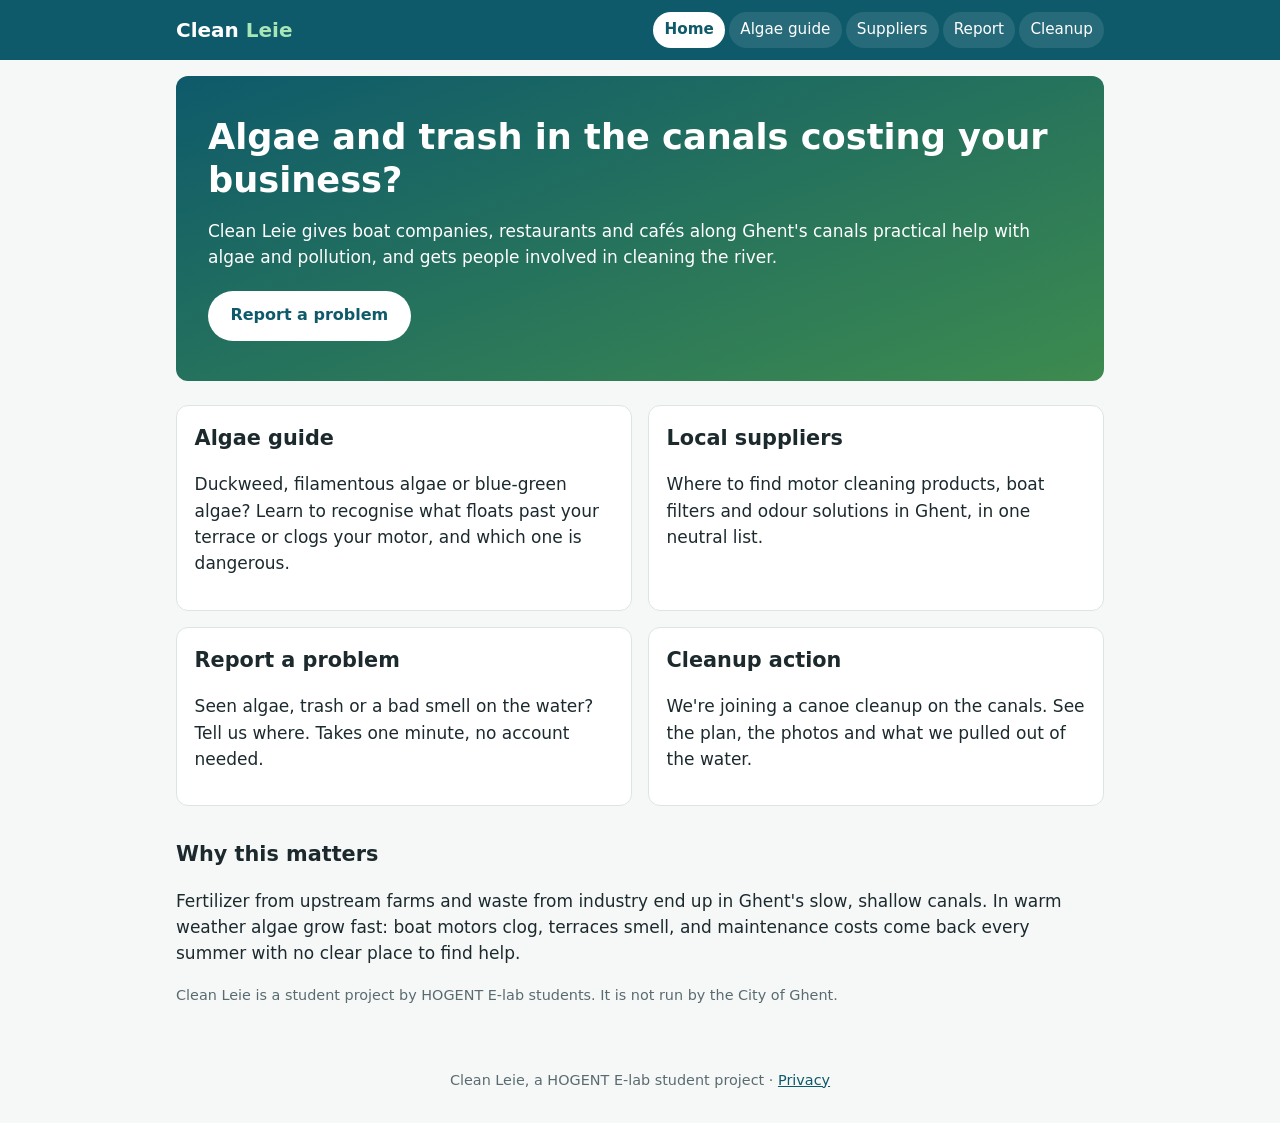
<file: index.html>
<!doctype html>
<html lang="en">
<head>
  <meta charset="utf-8">
  <meta name="viewport" content="width=device-width, initial-scale=1">
  <title>Clean Leie: help for businesses along Ghent's canals</title>
  <meta name="description" content="Practical help with algae and pollution for boat companies, restaurants and cafés along Ghent's canals.">
  <link rel="stylesheet" href="css/style.css">
</head>
<body>
  <header class="site-header">
    <div class="inner">
      <a class="logo" href="index.html">Clean <span>Leie</span></a>
      <nav class="site-nav">
        <a href="index.html" aria-current="page">Home</a>
        <a href="algae.html">Algae guide</a>
        <a href="suppliers.html">Suppliers</a>
        <a href="report.html">Report</a>
        <a href="cleanup.html">Cleanup</a>
      </nav>
    </div>
  </header>

  <main>
    <section class="hero">
      <h1>Algae and trash in the canals costing your business?</h1>
      <p>Clean Leie gives boat companies, restaurants and cafés along Ghent's canals practical help with algae and pollution, and gets people involved in cleaning the river.</p>
      <a class="btn light" href="report.html">Report a problem</a>
    </section>

    <div class="cards">
      <a class="card" href="algae.html">
        <h2>Algae guide</h2>
        <p>Duckweed, filamentous algae or blue-green algae? Learn to recognise what floats past your terrace or clogs your motor, and which one is dangerous.</p>
      </a>
      <a class="card" href="suppliers.html">
        <h2>Local suppliers</h2>
        <p>Where to find motor cleaning products, boat filters and odour solutions in Ghent, in one neutral list.</p>
      </a>
      <a class="card" href="report.html">
        <h2>Report a problem</h2>
        <p>Seen algae, trash or a bad smell on the water? Tell us where. Takes one minute, no account needed.</p>
      </a>
      <a class="card" href="cleanup.html">
        <h2>Cleanup action</h2>
        <p>We're joining a canoe cleanup on the canals. See the plan, the photos and what we pulled out of the water.</p>
      </a>
    </div>

    <h2>Why this matters</h2>
    <p>Fertilizer from upstream farms and waste from industry end up in Ghent's slow, shallow canals. In warm weather algae grow fast: boat motors clog, terraces smell, and maintenance costs come back every summer with no clear place to find help.</p>
    <p class="hint">Clean Leie is a student project by HOGENT E-lab students. It is not run by the City of Ghent.</p>
  </main>

  <footer class="site-footer">
    Clean Leie, a HOGENT E-lab student project · <a href="privacy.html">Privacy</a>
  </footer>
</body>
</html>
</file>
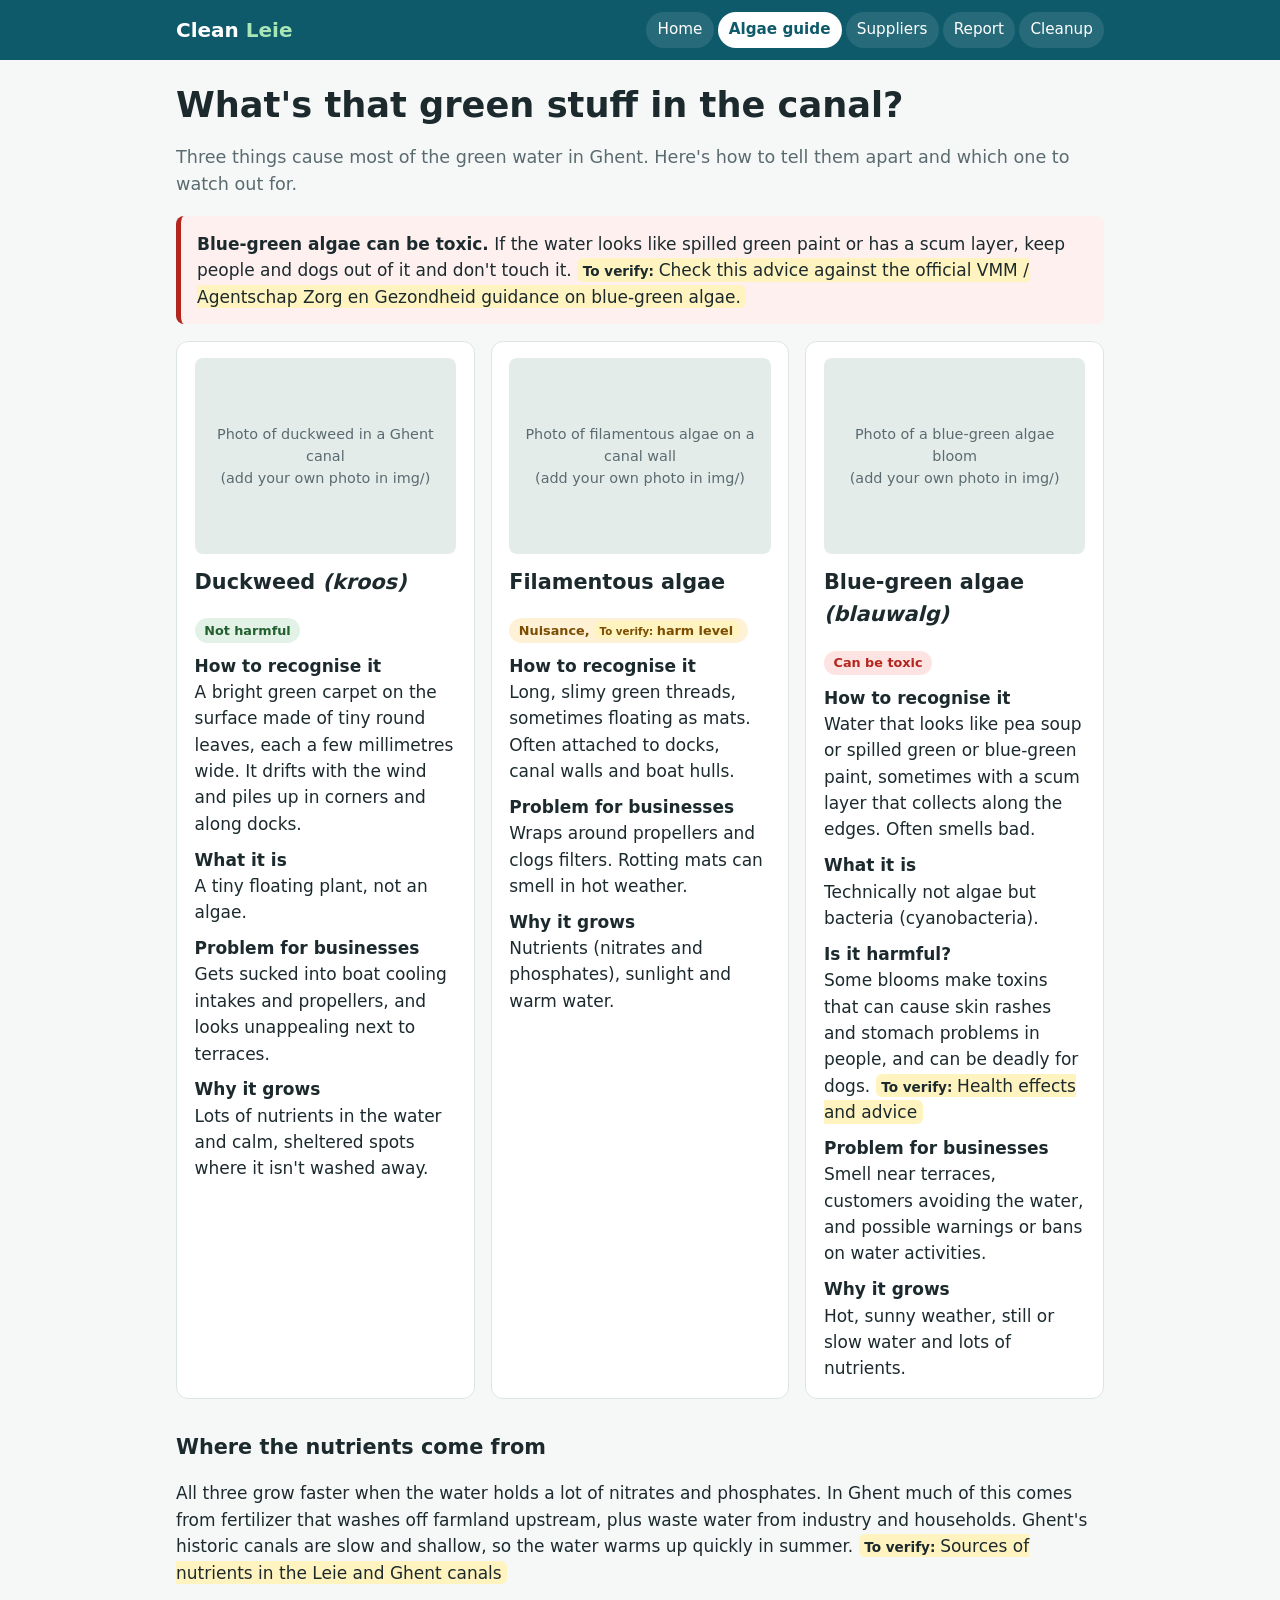
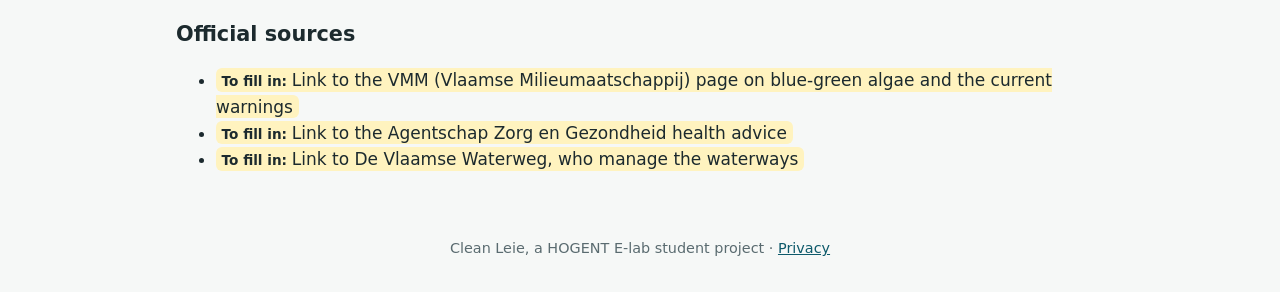
<file: algae.html>
<!doctype html>
<html lang="en">
<head>
  <meta charset="utf-8">
  <meta name="viewport" content="width=device-width, initial-scale=1">
  <title>Algae guide · Clean Leie</title>
  <link rel="stylesheet" href="css/style.css">
</head>
<body>
  <header class="site-header">
    <div class="inner">
      <a class="logo" href="index.html">Clean <span>Leie</span></a>
      <nav class="site-nav">
        <a href="index.html">Home</a>
        <a href="algae.html" aria-current="page">Algae guide</a>
        <a href="suppliers.html">Suppliers</a>
        <a href="report.html">Report</a>
        <a href="cleanup.html">Cleanup</a>
      </nav>
    </div>
  </header>

  <main>
    <h1>What's that green stuff in the canal?</h1>
    <p class="lead">Three things cause most of the green water in Ghent. Here's how to tell them apart and which one to watch out for.</p>

    <p class="alert"><b>Blue-green algae can be toxic.</b> If the water looks like spilled green paint or has a scum layer, keep people and dogs out of it and don't touch it. <span class="todo">Check this advice against the official VMM / Agentschap Zorg en Gezondheid guidance on blue-green algae.</span></p>

    <div class="cards three">
      <article class="card">
        <div class="photo-placeholder">Photo of duckweed in a Ghent canal<br>(add your own photo in img/)</div>
        <h2>Duckweed <i>(kroos)</i></h2>
        <span class="tag">Not harmful</span>
        <dl>
          <dt>How to recognise it</dt>
          <dd>A bright green carpet on the surface made of tiny round leaves, each a few millimetres wide. It drifts with the wind and piles up in corners and along docks.</dd>
          <dt>What it is</dt>
          <dd>A tiny floating plant, not an algae.</dd>
          <dt>Problem for businesses</dt>
          <dd>Gets sucked into boat cooling intakes and propellers, and looks unappealing next to terraces.</dd>
          <dt>Why it grows</dt>
          <dd>Lots of nutrients in the water and calm, sheltered spots where it isn't washed away.</dd>
        </dl>
      </article>

      <article class="card">
        <div class="photo-placeholder">Photo of filamentous algae on a canal wall<br>(add your own photo in img/)</div>
        <h2>Filamentous algae</h2>
        <span class="tag mild">Nuisance, <span class="todo">harm level</span></span>
        <dl>
          <dt>How to recognise it</dt>
          <dd>Long, slimy green threads, sometimes floating as mats. Often attached to docks, canal walls and boat hulls.</dd>
          <dt>Problem for businesses</dt>
          <dd>Wraps around propellers and clogs filters. Rotting mats can smell in hot weather.</dd>
          <dt>Why it grows</dt>
          <dd>Nutrients (nitrates and phosphates), sunlight and warm water.</dd>
        </dl>
      </article>

      <article class="card">
        <div class="photo-placeholder">Photo of a blue-green algae bloom<br>(add your own photo in img/)</div>
        <h2>Blue-green algae <i>(blauwalg)</i></h2>
        <span class="tag danger">Can be toxic</span>
        <dl>
          <dt>How to recognise it</dt>
          <dd>Water that looks like pea soup or spilled green or blue-green paint, sometimes with a scum layer that collects along the edges. Often smells bad.</dd>
          <dt>What it is</dt>
          <dd>Technically not algae but bacteria (cyanobacteria).</dd>
          <dt>Is it harmful?</dt>
          <dd>Some blooms make toxins that can cause skin rashes and stomach problems in people, and can be deadly for dogs. <span class="todo">Health effects and advice</span></dd>
          <dt>Problem for businesses</dt>
          <dd>Smell near terraces, customers avoiding the water, and possible warnings or bans on water activities.</dd>
          <dt>Why it grows</dt>
          <dd>Hot, sunny weather, still or slow water and lots of nutrients.</dd>
        </dl>
      </article>
    </div>

    <h2>Where the nutrients come from</h2>
    <p>All three grow faster when the water holds a lot of nitrates and phosphates. In Ghent much of this comes from fertilizer that washes off farmland upstream, plus waste water from industry and households. Ghent's historic canals are slow and shallow, so the water warms up quickly in summer. <span class="todo">Sources of nutrients in the Leie and Ghent canals</span></p>

    <h2>Official sources</h2>
    <ul>
      <li><span class="todo fill">Link to the VMM (Vlaamse Milieumaatschappij) page on blue-green algae and the current warnings</span></li>
      <li><span class="todo fill">Link to the Agentschap Zorg en Gezondheid health advice</span></li>
      <li><span class="todo fill">Link to De Vlaamse Waterweg, who manage the waterways</span></li>
    </ul>
  </main>

  <footer class="site-footer">
    Clean Leie, a HOGENT E-lab student project · <a href="privacy.html">Privacy</a>
  </footer>
</body>
</html>
</file>
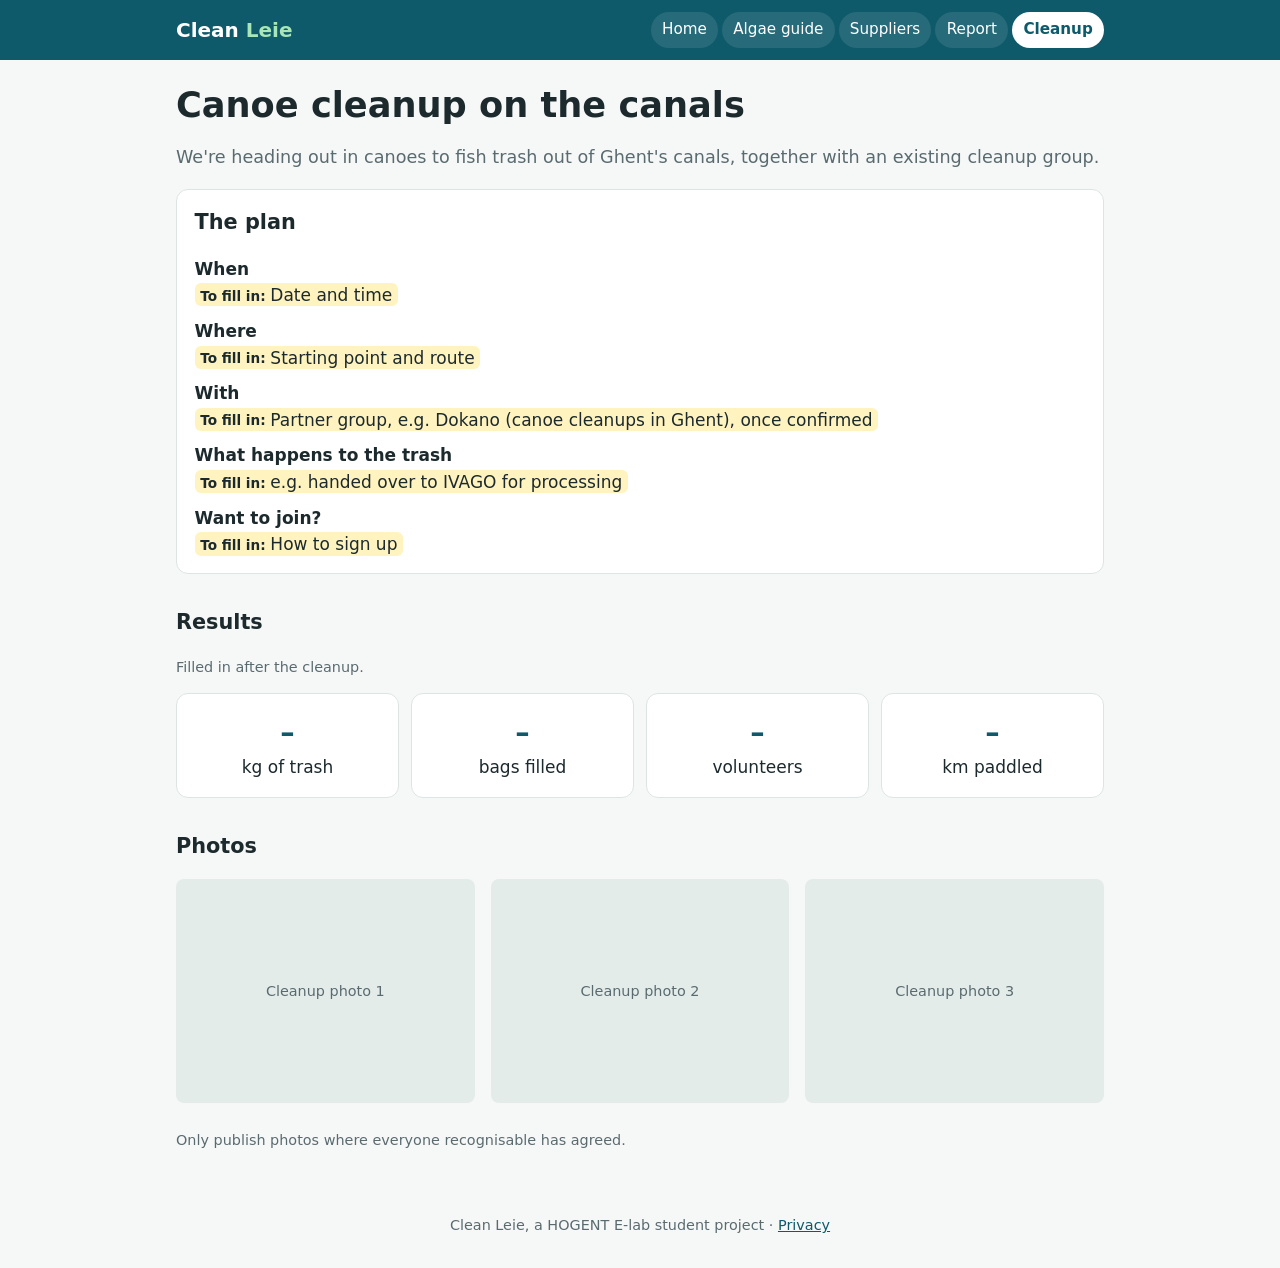
<file: cleanup.html>
<!doctype html>
<html lang="en">
<head>
  <meta charset="utf-8">
  <meta name="viewport" content="width=device-width, initial-scale=1">
  <title>Cleanup action · Clean Leie</title>
  <link rel="stylesheet" href="css/style.css">
</head>
<body>
  <header class="site-header">
    <div class="inner">
      <a class="logo" href="index.html">Clean <span>Leie</span></a>
      <nav class="site-nav">
        <a href="index.html">Home</a>
        <a href="algae.html">Algae guide</a>
        <a href="suppliers.html">Suppliers</a>
        <a href="report.html">Report</a>
        <a href="cleanup.html" aria-current="page">Cleanup</a>
      </nav>
    </div>
  </header>

  <main>
    <h1>Canoe cleanup on the canals</h1>
    <p class="lead">We're heading out in canoes to fish trash out of Ghent's canals, together with an existing cleanup group.</p>

    <div class="card">
      <h2>The plan</h2>
      <dl>
        <dt>When</dt>
        <dd><span class="todo fill">Date and time</span></dd>
        <dt>Where</dt>
        <dd><span class="todo fill">Starting point and route</span></dd>
        <dt>With</dt>
        <dd><span class="todo fill">Partner group, e.g. Dokano (canoe cleanups in Ghent), once confirmed</span></dd>
        <dt>What happens to the trash</dt>
        <dd><span class="todo fill">e.g. handed over to IVAGO for processing</span></dd>
        <dt>Want to join?</dt>
        <dd><span class="todo fill">How to sign up</span></dd>
      </dl>
    </div>

    <h2>Results</h2>
    <p class="hint">Filled in after the cleanup.</p>
    <div class="stats">
      <div class="stat"><b>–</b>kg of trash</div>
      <div class="stat"><b>–</b>bags filled</div>
      <div class="stat"><b>–</b>volunteers</div>
      <div class="stat"><b>–</b>km paddled</div>
    </div>

    <h2>Photos</h2>
    <!-- Put photos in img/ and add: <img src="img/cleanup-1.jpg" alt="Describe what's in the photo"> -->
    <div class="cards three">
      <div class="photo-placeholder">Cleanup photo 1</div>
      <div class="photo-placeholder">Cleanup photo 2</div>
      <div class="photo-placeholder">Cleanup photo 3</div>
    </div>
    <p class="hint">Only publish photos where everyone recognisable has agreed.</p>
  </main>

  <footer class="site-footer">
    Clean Leie, a HOGENT E-lab student project · <a href="privacy.html">Privacy</a>
  </footer>
</body>
</html>
</file>
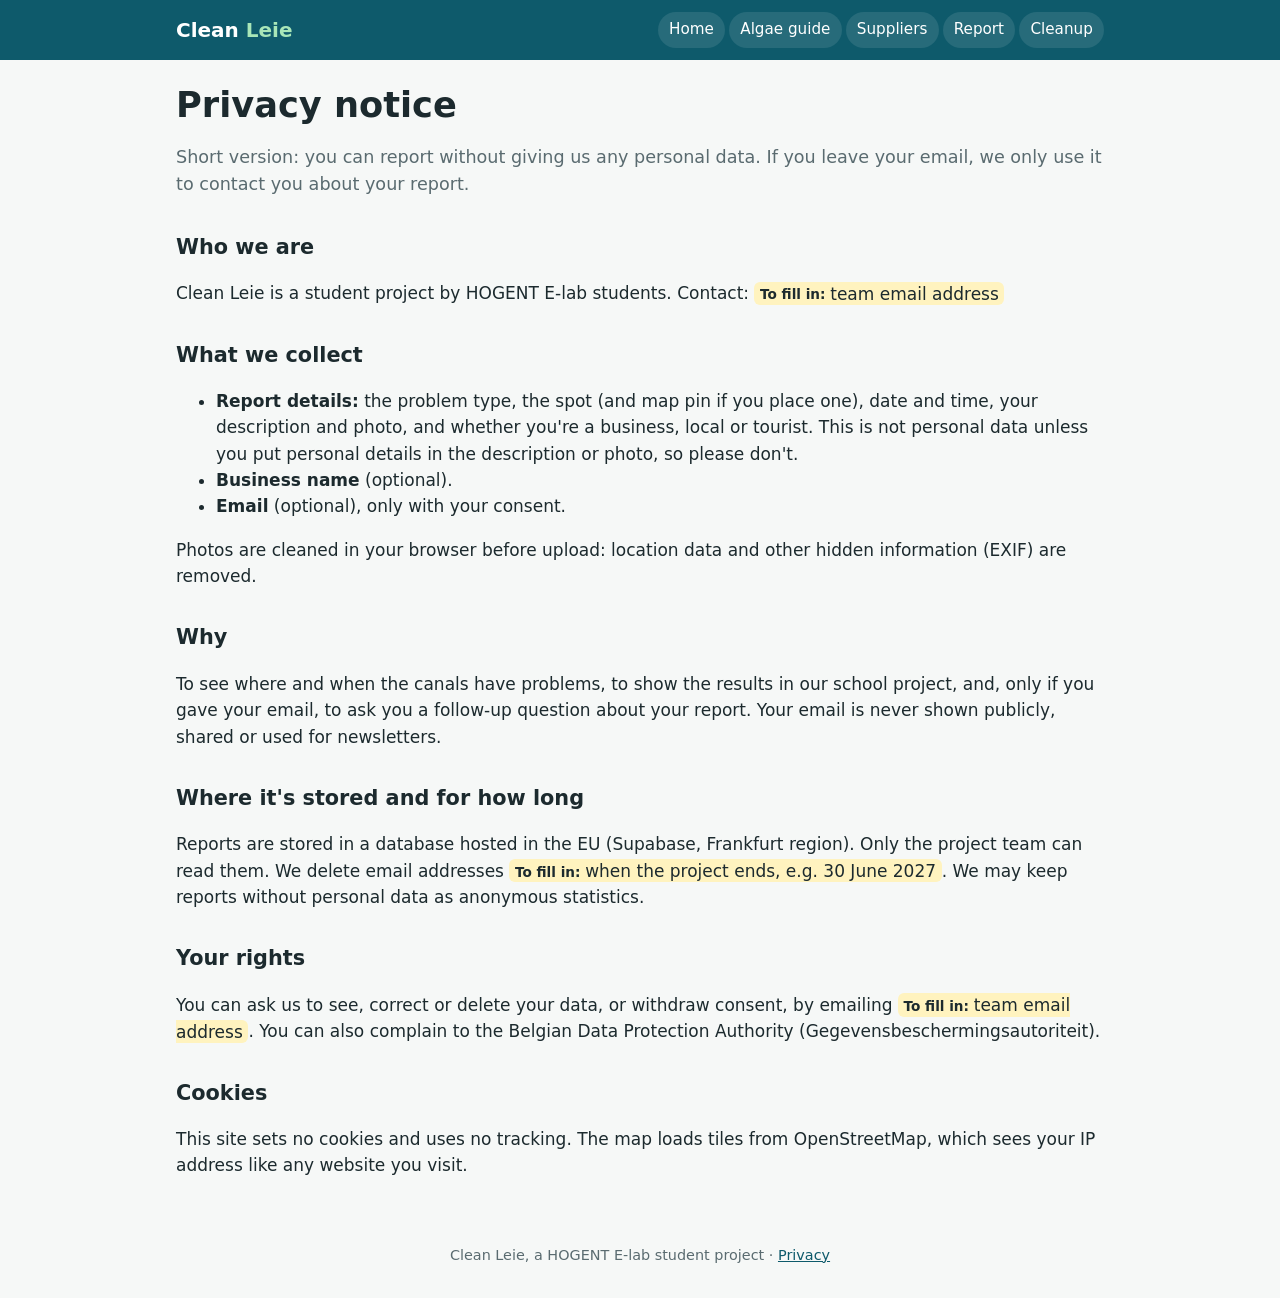
<file: privacy.html>
<!doctype html>
<html lang="en">
<head>
  <meta charset="utf-8">
  <meta name="viewport" content="width=device-width, initial-scale=1">
  <title>Privacy · Clean Leie</title>
  <link rel="stylesheet" href="css/style.css">
</head>
<body>
  <header class="site-header">
    <div class="inner">
      <a class="logo" href="index.html">Clean <span>Leie</span></a>
      <nav class="site-nav">
        <a href="index.html">Home</a>
        <a href="algae.html">Algae guide</a>
        <a href="suppliers.html">Suppliers</a>
        <a href="report.html">Report</a>
        <a href="cleanup.html">Cleanup</a>
      </nav>
    </div>
  </header>

  <main>
    <h1>Privacy notice</h1>
    <p class="lead">Short version: you can report without giving us any personal data. If you leave your email, we only use it to contact you about your report.</p>

    <h2>Who we are</h2>
    <p>Clean Leie is a student project by HOGENT E-lab students. Contact: <span class="todo fill">team email address</span></p>

    <h2>What we collect</h2>
    <ul>
      <li><b>Report details:</b> the problem type, the spot (and map pin if you place one), date and time, your description and photo, and whether you're a business, local or tourist. This is not personal data unless you put personal details in the description or photo, so please don't.</li>
      <li><b>Business name</b> (optional).</li>
      <li><b>Email</b> (optional), only with your consent.</li>
    </ul>
    <p>Photos are cleaned in your browser before upload: location data and other hidden information (EXIF) are removed.</p>

    <h2>Why</h2>
    <p>To see where and when the canals have problems, to show the results in our school project, and, only if you gave your email, to ask you a follow-up question about your report. Your email is never shown publicly, shared or used for newsletters.</p>

    <h2>Where it's stored and for how long</h2>
    <p>Reports are stored in a database hosted in the EU (Supabase, Frankfurt region). Only the project team can read them. We delete email addresses <span class="todo fill">when the project ends, e.g. 30 June 2027</span>. We may keep reports without personal data as anonymous statistics.</p>

    <h2>Your rights</h2>
    <p>You can ask us to see, correct or delete your data, or withdraw consent, by emailing <span class="todo fill">team email address</span>. You can also complain to the Belgian Data Protection Authority (Gegevensbeschermingsautoriteit).</p>

    <h2>Cookies</h2>
    <p>This site sets no cookies and uses no tracking. The map loads tiles from OpenStreetMap, which sees your IP address like any website you visit.</p>
  </main>

  <footer class="site-footer">
    Clean Leie, a HOGENT E-lab student project · <a href="privacy.html">Privacy</a>
  </footer>
</body>
</html>
</file>
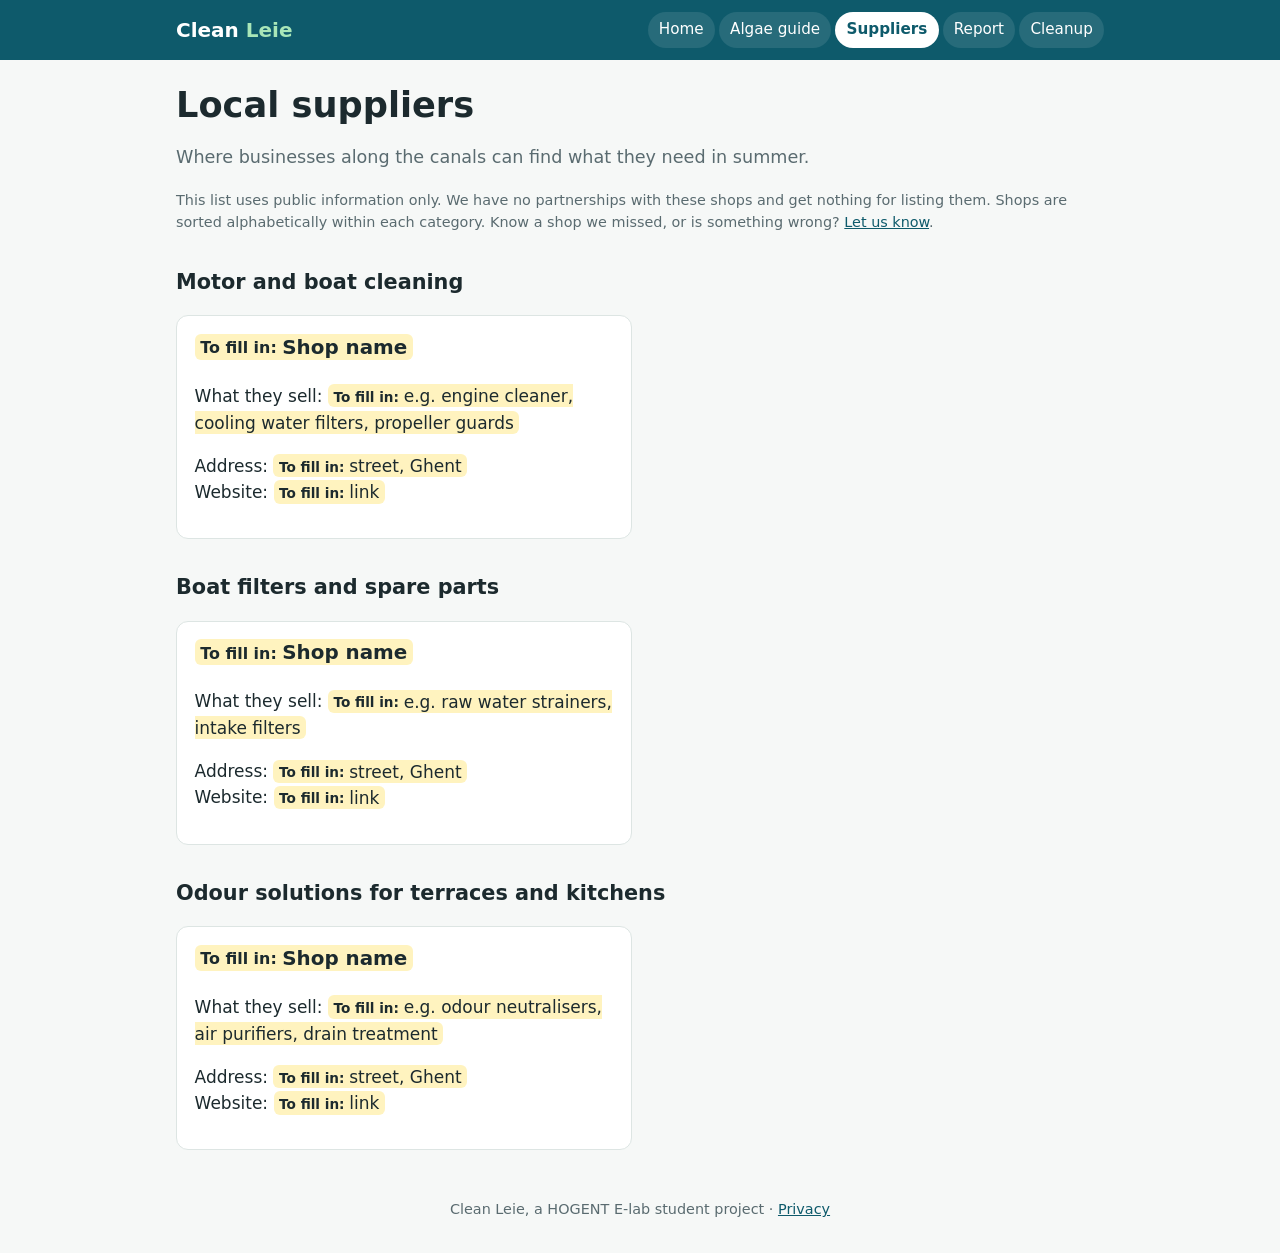
<file: suppliers.html>
<!doctype html>
<html lang="en">
<head>
  <meta charset="utf-8">
  <meta name="viewport" content="width=device-width, initial-scale=1">
  <title>Local suppliers · Clean Leie</title>
  <link rel="stylesheet" href="css/style.css">
</head>
<body>
  <header class="site-header">
    <div class="inner">
      <a class="logo" href="index.html">Clean <span>Leie</span></a>
      <nav class="site-nav">
        <a href="index.html">Home</a>
        <a href="algae.html">Algae guide</a>
        <a href="suppliers.html" aria-current="page">Suppliers</a>
        <a href="report.html">Report</a>
        <a href="cleanup.html">Cleanup</a>
      </nav>
    </div>
  </header>

  <main>
    <h1>Local suppliers</h1>
    <p class="lead">Where businesses along the canals can find what they need in summer.</p>
    <p class="hint">This list uses public information only. We have no partnerships with these shops and get nothing for listing them. Shops are sorted alphabetically within each category. Know a shop we missed, or is something wrong? <a href="report.html">Let us know</a>.</p>

    <!-- To add a shop: copy one <article class="card"> block and fill in public info from the shop's own website or Google Maps. -->

    <h2>Motor and boat cleaning</h2>
    <div class="cards">
      <article class="card">
        <h3><span class="todo fill">Shop name</span></h3>
        <p>What they sell: <span class="todo fill">e.g. engine cleaner, cooling water filters, propeller guards</span></p>
        <p>Address: <span class="todo fill">street, Ghent</span><br>Website: <span class="todo fill">link</span></p>
      </article>
    </div>

    <h2>Boat filters and spare parts</h2>
    <div class="cards">
      <article class="card">
        <h3><span class="todo fill">Shop name</span></h3>
        <p>What they sell: <span class="todo fill">e.g. raw water strainers, intake filters</span></p>
        <p>Address: <span class="todo fill">street, Ghent</span><br>Website: <span class="todo fill">link</span></p>
      </article>
    </div>

    <h2>Odour solutions for terraces and kitchens</h2>
    <div class="cards">
      <article class="card">
        <h3><span class="todo fill">Shop name</span></h3>
        <p>What they sell: <span class="todo fill">e.g. odour neutralisers, air purifiers, drain treatment</span></p>
        <p>Address: <span class="todo fill">street, Ghent</span><br>Website: <span class="todo fill">link</span></p>
      </article>
    </div>
  </main>

  <footer class="site-footer">
    Clean Leie, a HOGENT E-lab student project · <a href="privacy.html">Privacy</a>
  </footer>
</body>
</html>
</file>
<file: css/style.css>
/* Clean Leie: one stylesheet for every page. Mobile first; wider screens at the bottom. */
:root {
  --water: #0e5a6b;
  --water-dark: #083c48;
  --leaf: #3d8b4f;
  --bg: #f6f8f7;
  --card: #ffffff;
  --text: #1c2a2e;
  --muted: #5a6b70;
  --line: #dde5e3;
  --warn: #b3261e;
  --todo: #fff3bf;
  --radius: 12px;
}

* { box-sizing: border-box; }

body {
  margin: 0;
  font-family: system-ui, -apple-system, "Segoe UI", Roboto, sans-serif;
  font-size: 17px;
  line-height: 1.55;
  color: var(--text);
  background: var(--bg);
}

img { max-width: 100%; height: auto; display: block; }
a { color: var(--water); }

/* Header + nav */
.site-header { background: var(--water); color: #fff; }
.site-header .inner { display: flex; flex-wrap: wrap; align-items: center; justify-content: space-between; gap: .5rem; padding: .75rem 1rem; max-width: 960px; margin: 0 auto; }
.logo { color: #fff; font-weight: 700; font-size: 1.25rem; text-decoration: none; }
.logo span { color: #a8e6b8; }
.site-nav { display: flex; flex-wrap: wrap; gap: .25rem; width: 100%; }
.site-nav a { color: #fff; text-decoration: none; padding: .4rem .7rem; border-radius: 999px; font-size: .95rem; background: rgba(255,255,255,.1); }
.site-nav a[aria-current="page"] { background: #fff; color: var(--water); font-weight: 600; }

main { max-width: 960px; margin: 0 auto; padding: 1rem; }
h1 { font-size: 1.7rem; line-height: 1.2; margin: .5rem 0 1rem; }
h2 { font-size: 1.3rem; margin-top: 2rem; }
.lead { font-size: 1.1rem; color: var(--muted); }

/* Hero on the home page */
.hero { background: linear-gradient(160deg, var(--water), var(--leaf)); color: #fff; border-radius: var(--radius); padding: 1.5rem 1.25rem; margin-bottom: 1.5rem; }
.hero h1 { margin-top: 0; }
.hero p { margin-bottom: 1.25rem; }

/* Buttons */
.btn { display: inline-block; background: var(--leaf); color: #fff; border: 0; border-radius: 999px; padding: .8rem 1.4rem; font-size: 1rem; font-weight: 600; text-decoration: none; cursor: pointer; }
.btn:hover { filter: brightness(1.08); }
.btn.light { background: #fff; color: var(--water); }
.btn[disabled] { opacity: .6; cursor: wait; }

/* Cards */
.cards { display: grid; gap: 1rem; }
.card { background: var(--card); border: 1px solid var(--line); border-radius: var(--radius); padding: 1rem 1.1rem; }
.card h2, .card h3 { margin-top: 0; }
a.card { display: block; color: inherit; text-decoration: none; }
a.card:hover { border-color: var(--water); }

/* Algae guide */
.photo-placeholder { aspect-ratio: 4 / 3; background: #e4ecea; border-radius: 8px; display: grid; place-items: center; color: var(--muted); font-size: .9rem; text-align: center; padding: 1rem; margin-bottom: .75rem; }
.tag { display: inline-block; font-size: .8rem; font-weight: 600; padding: .15rem .6rem; border-radius: 999px; background: #e2f2e6; color: #23602f; }
.tag.danger { background: #fde4e2; color: var(--warn); }
.tag.mild { background: #fff1d6; color: #7a4d00; }
dl { margin: .5rem 0 0; }
dt { font-weight: 600; margin-top: .6rem; }
dd { margin: 0; }
.alert { border-left: 5px solid var(--warn); background: #fdf0ef; padding: .9rem 1rem; border-radius: 8px; }

/* Placeholders the team still has to check or fill in */
.todo { background: var(--todo); border-radius: 6px; padding: .1rem .35rem; }
.todo::before { content: "To verify: "; font-weight: 700; font-size: .8em; }
.todo.fill::before { content: "To fill in: "; }

/* Form */
form { display: grid; gap: 1.1rem; }
fieldset { border: 1px solid var(--line); border-radius: var(--radius); padding: .75rem 1rem 1rem; background: var(--card); margin: 0; }
legend { font-weight: 600; padding: 0 .3rem; }
label { font-weight: 600; display: block; margin-bottom: .3rem; }
.hint { font-weight: 400; color: var(--muted); font-size: .9rem; }
input[type="text"], input[type="email"], input[type="datetime-local"], select, textarea {
  width: 100%; font: inherit; padding: .7rem; border: 1px solid #b9c6c3; border-radius: 8px; background: #fff;
}
textarea { min-height: 6rem; }
.choices { display: grid; grid-template-columns: 1fr 1fr; gap: .5rem; }
.choices label { font-weight: 400; display: flex; align-items: center; gap: .5rem; border: 1px solid var(--line); border-radius: 8px; padding: .7rem; margin: 0; background: #fff; }
.check { display: flex; gap: .6rem; align-items: flex-start; font-weight: 400; }
.check input { margin-top: .35rem; }
#map { height: 260px; border-radius: 8px; margin-top: .5rem; border: 1px solid var(--line); }
.status { padding: .9rem 1rem; border-radius: 8px; display: none; }
.status.ok { display: block; background: #e2f2e6; }
.status.err { display: block; background: #fdf0ef; }

/* Numbers on the cleanup page */
.stats { display: grid; grid-template-columns: 1fr 1fr; gap: .75rem; }
.stat { background: var(--card); border: 1px solid var(--line); border-radius: var(--radius); padding: 1rem; text-align: center; }
.stat b { display: block; font-size: 1.8rem; color: var(--water); }

.site-footer { color: var(--muted); font-size: .9rem; text-align: center; padding: 2rem 1rem; }

@media (min-width: 720px) {
  .site-nav { width: auto; }
  h1 { font-size: 2.2rem; }
  .cards { grid-template-columns: repeat(2, 1fr); }
  .cards.three { grid-template-columns: repeat(3, 1fr); }
  .stats { grid-template-columns: repeat(4, 1fr); }
  .hero { padding: 2.5rem 2rem; }
}
</file>
